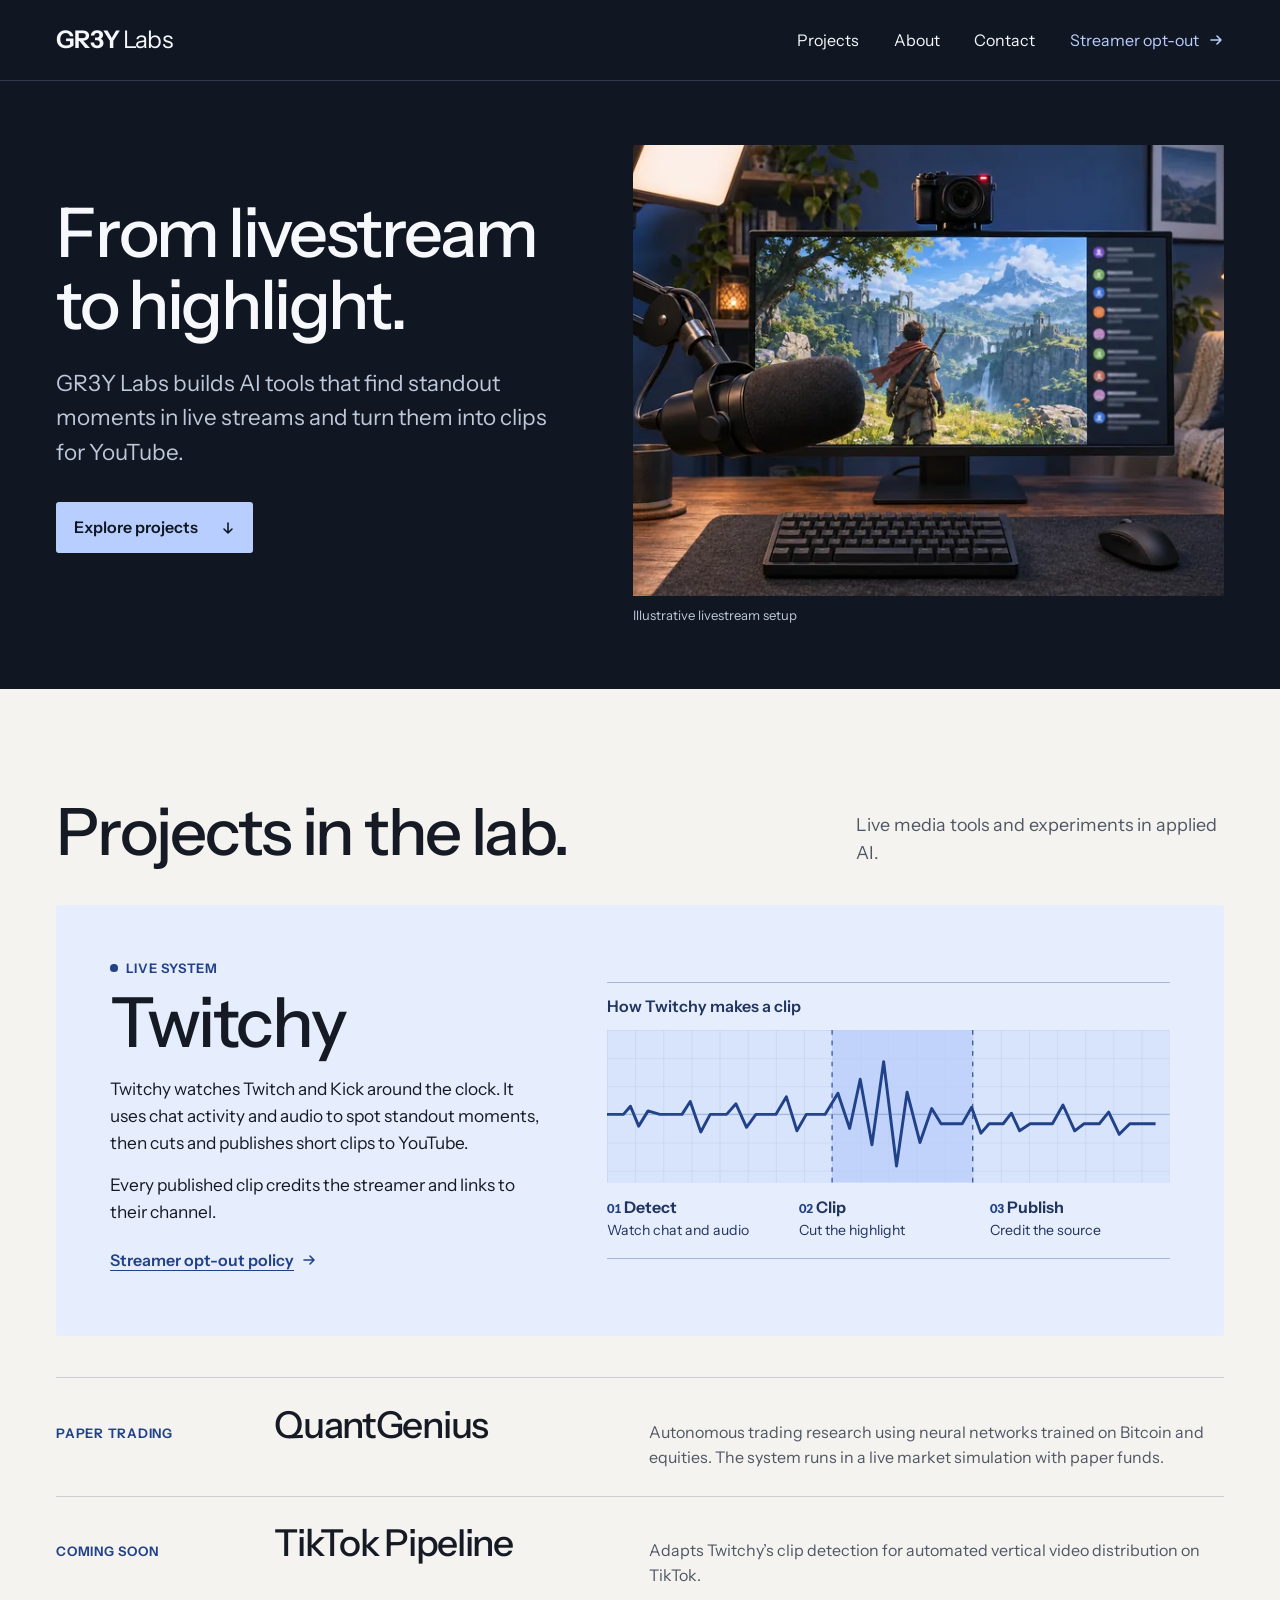
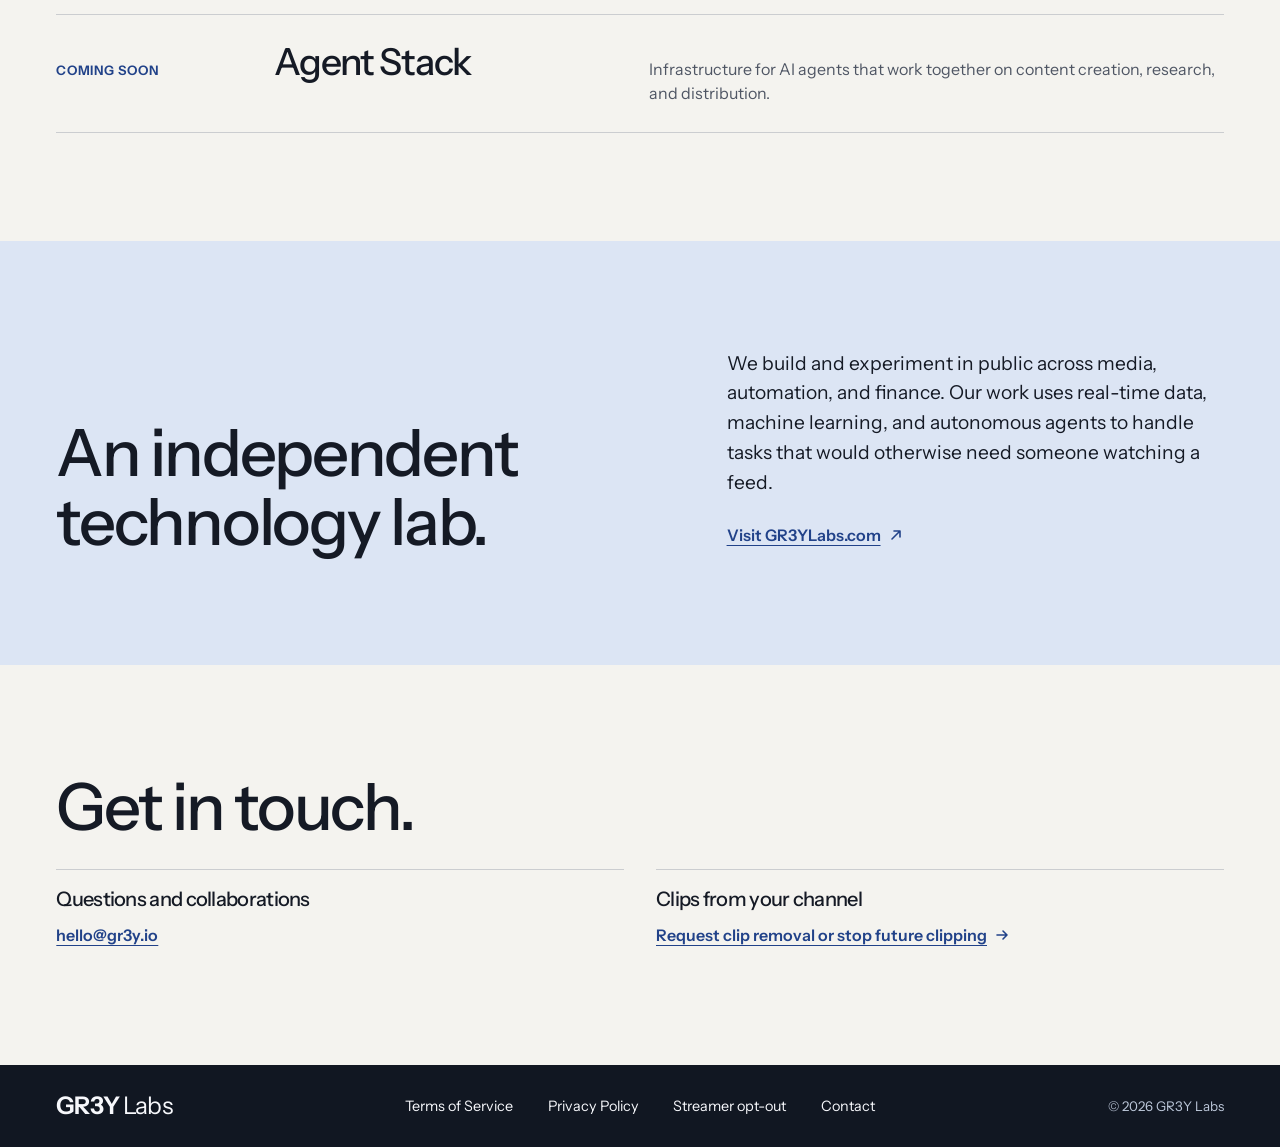
<file: index.html>
<!doctype html>
<html lang="en">
<head>
  <meta charset="utf-8">
  <meta name="viewport" content="width=device-width, initial-scale=1">
  <meta name="description" content="GR3Y Labs builds tools for livestream capture, short-form distribution, and applied AI research.">
  <title>GR3Y Labs | Live media and applied AI</title>
  <link rel="icon" href="assets/favicon.png">
  <link rel="preload" href="assets/instrument-sans.ttf" as="font" type="font/ttf" crossorigin>
  <link rel="stylesheet" href="styles.css">
</head>
<body>
  <a class="skip" href="#main">Skip to content</a>
  <header class="site-header">
    <div class="wrap header-inner">
      <a class="wordmark" href="./" aria-label="GR3Y Labs home"><strong>GR3Y</strong> Labs</a>
      <nav class="main-nav" aria-label="Primary">
        <a href="#projects">Projects</a>
        <a href="#about">About</a>
        <a href="#contact">Contact</a>
        <a class="optout-link" href="optout.html">Streamer opt-out <svg class="arrow" viewBox="0 0 16 16" aria-hidden="true"><path d="M3 8h10m-4-4 4 4-4 4"/></svg></a>
      </nav>
    </div>
  </header>

  <main id="main" tabindex="-1">
    <section class="hero" aria-labelledby="hero-title">
      <div class="wrap hero-layout">
        <div class="hero-copy">
          <h1 id="hero-title">From livestream<br> to highlight.</h1>
          <p>GR3Y Labs builds AI tools that find standout moments in live streams and turn them into clips for YouTube.</p>
          <a class="button button-blue" href="#projects">Explore projects <svg class="arrow" viewBox="0 0 16 16" aria-hidden="true"><path d="M8 3v10m-4-4 4 4 4-4"/></svg></a>
        </div>
        <figure class="hero-scene">
          <img src="assets/streamer-desk.webp" srcset="assets/streamer-desk-720.webp 720w, assets/streamer-desk.webp 1440w" sizes="(max-width: 760px) 92vw, (max-width: 1310px) 52vw, 675px" width="1440" height="960" fetchpriority="high" alt="View from a livestreamer's desk with a boom microphone, a camera, and a monitor showing gameplay and chat">
          <figcaption>Illustrative livestream setup</figcaption>
        </figure>
      </div>
    </section>

    <section class="wrap projects" id="projects" aria-labelledby="projects-title">
      <div class="section-heading">
        <h2 id="projects-title">Projects in the lab.</h2>
        <p>Live media tools and experiments in applied AI.</p>
      </div>

      <article class="featured" id="twitchy" aria-labelledby="twitchy-title">
        <div class="featured-copy">
          <p class="status status-live">Live system</p>
          <h3 id="twitchy-title">Twitchy</h3>
          <p>Twitchy watches Twitch and Kick around the clock. It uses chat activity and audio to spot standout moments, then cuts and publishes short clips to YouTube.</p>
          <p>Every published clip credits the streamer and links to their channel.</p>
          <a class="text-link" href="optout.html">Streamer opt-out policy <svg class="arrow" viewBox="0 0 16 16" aria-hidden="true"><path d="M3 8h10m-4-4 4 4-4 4"/></svg></a>
        </div>

        <figure class="workflow">
          <figcaption>How Twitchy makes a clip</figcaption>
          <svg class="signal" viewBox="0 0 480 130" aria-hidden="true" focusable="false">
            <defs>
              <pattern id="grid" width="24" height="24" patternUnits="userSpaceOnUse">
                <path d="M24 0H0V24" fill="none" stroke="#c2cfeb" stroke-width="1"/>
              </pattern>
            </defs>
            <rect width="480" height="130" fill="url(#grid)"/>
            <rect x="192" width="120" height="130" fill="#b8ccfa" fill-opacity=".7"/>
            <path d="M192 0v130m120-130v130" stroke="#2a4c97" stroke-dasharray="4 5"/>
            <path d="M0 72h14l6-7 7 17 8-13 10 3h19l7-11 9 26 8-15h14l8-9 9 20 8-11h17l9-15 9 29 8-14h16l11-18 10 30 9-42 10 56 10-71 11 89 9-63 11 43 10-29 8 13h18l8-14 8 22 7-8h12l7-9 7 15 9-6h19l9-16 10 22 8-6h13l8-10 9 19 9-9h22" fill="none" stroke="#214289" stroke-width="2.5" stroke-linejoin="round"/>
            <path d="M0 72h480" stroke="#34528f" stroke-opacity=".28"/>
          </svg>
          <ol role="list">
            <li><strong><span class="step" aria-hidden="true">01</span>Detect</strong><span>Watch chat and audio</span></li>
            <li><strong><span class="step" aria-hidden="true">02</span>Clip</strong><span>Cut the highlight</span></li>
            <li><strong><span class="step" aria-hidden="true">03</span>Publish</strong><span>Credit the source</span></li>
          </ol>
        </figure>
      </article>

      <div class="project-index">
        <article class="project-row">
          <p class="status">Paper trading</p>
          <h3>QuantGenius</h3>
          <p>Autonomous trading research using neural networks trained on Bitcoin and equities. The system runs in a live market simulation with paper funds.</p>
        </article>
        <article class="project-row">
          <p class="status">Coming soon</p>
          <h3>TikTok Pipeline</h3>
          <p>Adapts Twitchy’s clip detection for automated vertical video distribution on TikTok.</p>
        </article>
        <article class="project-row">
          <p class="status">Coming soon</p>
          <h3>Agent Stack</h3>
          <p>Infrastructure for AI agents that work together on content creation, research, and distribution.</p>
        </article>
      </div>
    </section>

    <section class="about" id="about" aria-labelledby="about-title">
      <div class="wrap about-layout">
        <h2 id="about-title">An independent<br> technology lab.</h2>
        <div>
          <p>We build and experiment in public across media, automation, and finance. Our work uses real-time data, machine learning, and autonomous agents to handle tasks that would otherwise need someone watching a feed.</p>
          <a class="text-link" href="https://gr3ylabs.com/">Visit GR3YLabs.com <svg class="arrow" viewBox="0 0 16 16" aria-hidden="true"><path d="m4 12 8-8M6 4h6v6"/></svg></a>
        </div>
      </div>
    </section>

    <section class="wrap contact" id="contact" aria-labelledby="contact-title">
      <h2 id="contact-title">Get in touch.</h2>
      <div class="contact-layout">
        <div>
          <h3>Questions and collaborations</h3>
          <a class="text-link" href="mailto:hello@gr3y.io">hello@gr3y.io</a>
        </div>
        <div>
          <h3>Clips from your channel</h3>
          <a class="text-link" href="optout.html">Request clip removal or stop future clipping <svg class="arrow" viewBox="0 0 16 16" aria-hidden="true"><path d="M3 8h10m-4-4 4 4-4 4"/></svg></a>
        </div>
      </div>
    </section>
  </main>

  <footer class="site-footer">
    <div class="wrap footer-inner">
      <a class="wordmark" href="./" aria-label="GR3Y Labs home"><strong>GR3Y</strong> Labs</a>
      <nav aria-label="Footer">
        <a href="terms.html">Terms of Service</a>
        <a href="privacy.html">Privacy Policy</a>
        <a href="optout.html">Streamer opt-out</a>
        <a href="mailto:hello@gr3y.io">Contact</a>
      </nav>
      <small>© 2026 GR3Y Labs</small>
    </div>
  </footer>
</body>
</html>
</file>
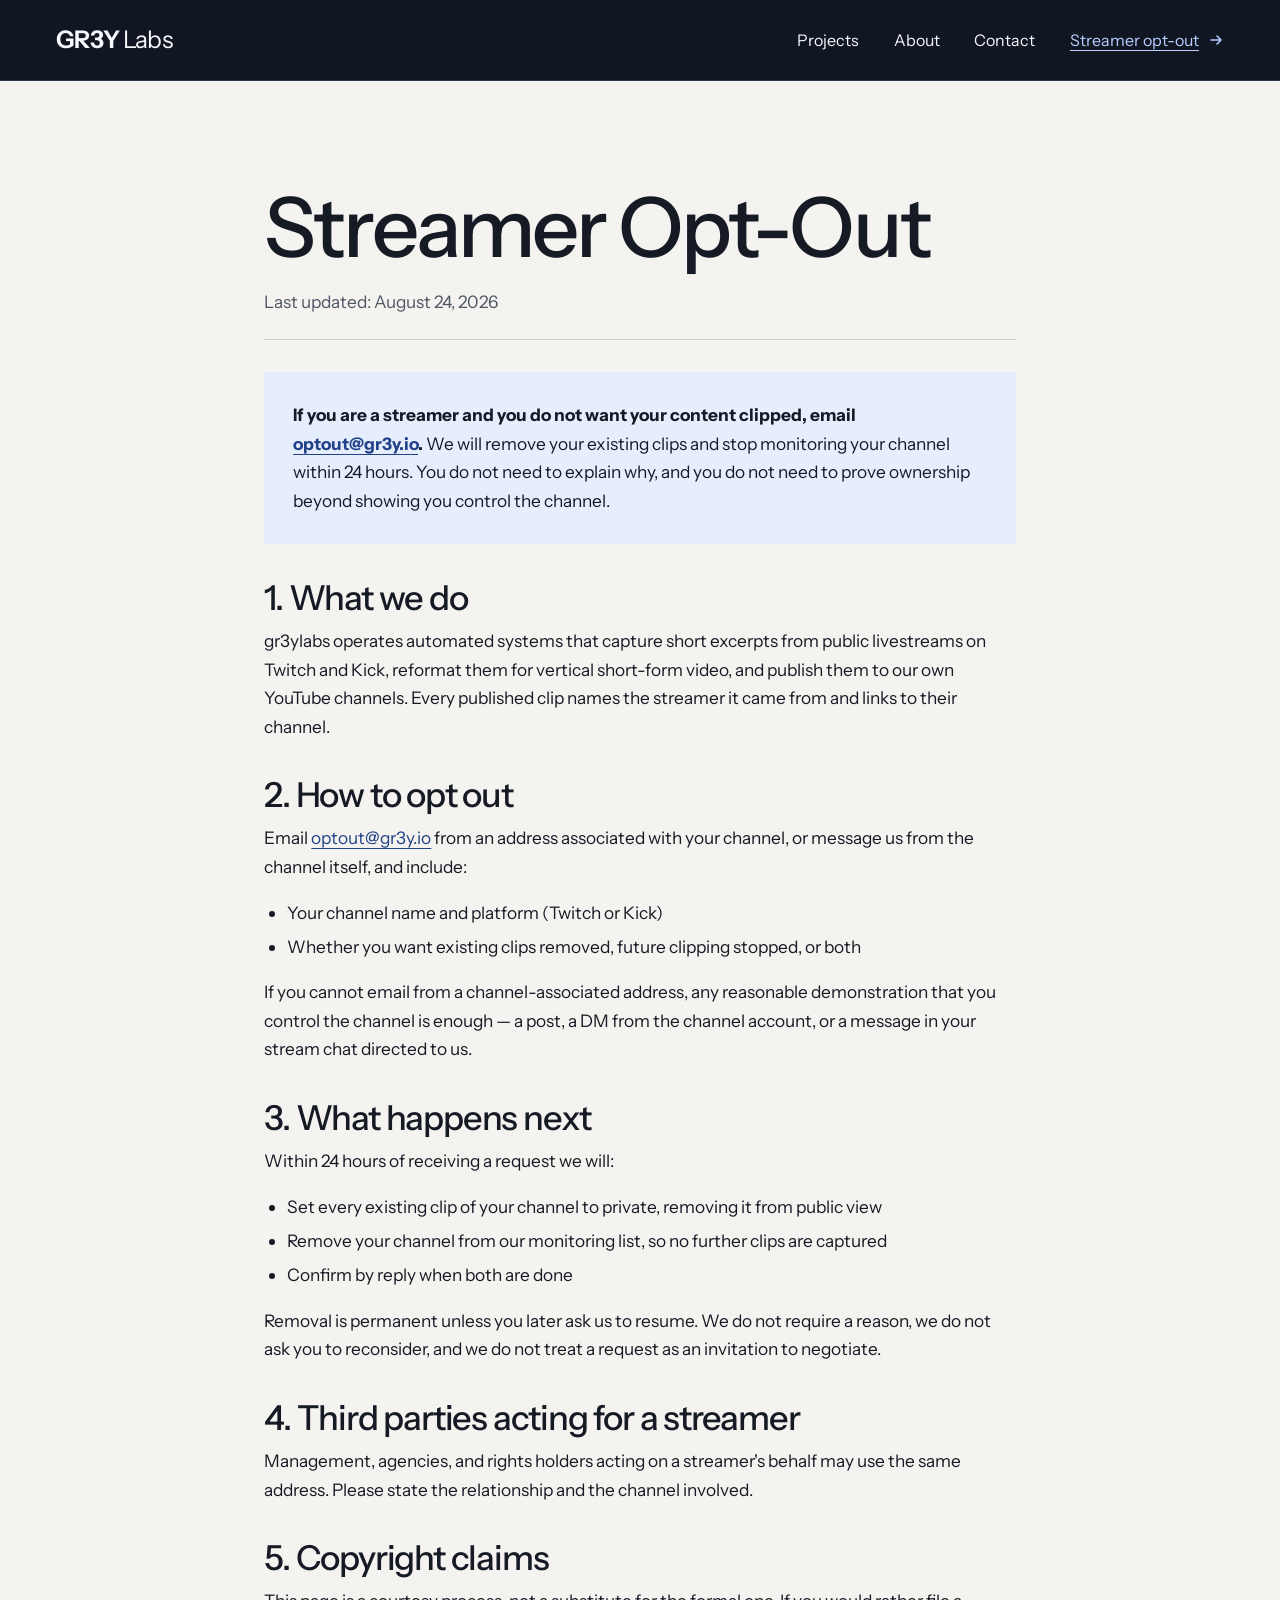
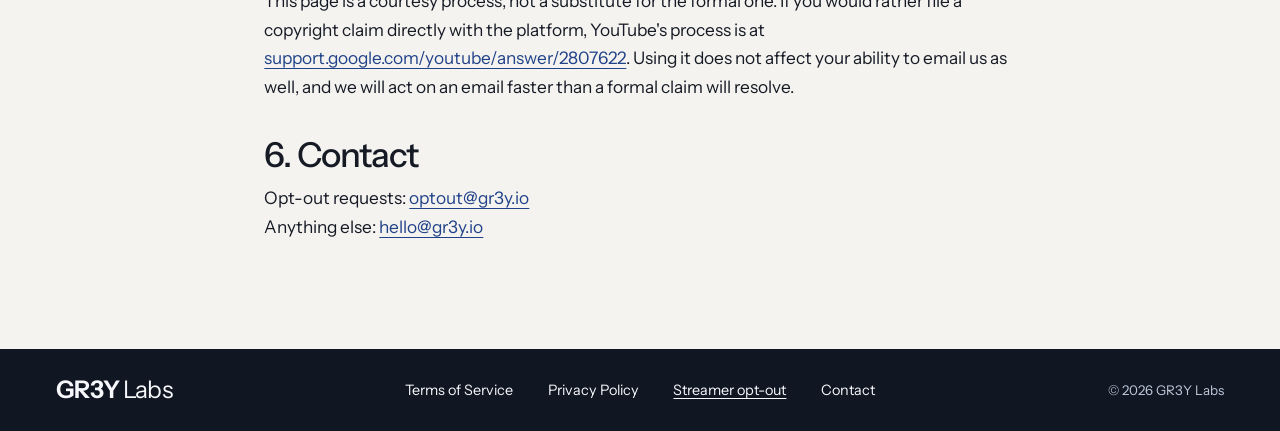
<file: optout.html>
<!doctype html>
<html lang="en">
<head>
  <meta charset="utf-8">
  <meta name="viewport" content="width=device-width, initial-scale=1">
  <title>Streamer Opt-Out | GR3Y Labs</title>
  <meta name="description" content="Streamers: request removal of your clips from gr3ylabs channels. We remove within 24 hours and stop monitoring the channel.">
  <link rel="icon" href="assets/favicon.png">
  <link rel="stylesheet" href="styles.css">
</head>
<body>
  <a class="skip" href="#main">Skip to content</a>
  <header class="site-header">
    <div class="wrap header-inner">
      <a class="wordmark" href="./" aria-label="GR3Y Labs home"><strong>GR3Y</strong> Labs</a>
      <nav class="main-nav" aria-label="Primary">
        <a href="./#projects">Projects</a>
        <a href="./#about">About</a>
        <a href="./#contact">Contact</a>
        <a class="optout-link" href="optout.html" aria-current="page">Streamer opt-out <svg class="arrow" viewBox="0 0 16 16" aria-hidden="true"><path d="M3 8h10m-4-4 4 4-4 4"/></svg></a>
      </nav>
    </div>
  </header>
  <main id="main" class="legal-page optout" tabindex="-1">
    <h1>Streamer Opt-Out</h1>
    <span class="legal-date">Last updated: August 24, 2026</span>

    <p><strong>If you are a streamer and you do not want your content clipped, email <a href="mailto:optout@gr3y.io">optout@gr3y.io</a>.</strong> We will remove your existing clips and stop monitoring your channel within 24 hours. You do not need to explain why, and you do not need to prove ownership beyond showing you control the channel.</p>

    <h2>1. What we do</h2>
    <p>gr3ylabs operates automated systems that capture short excerpts from public livestreams on Twitch and Kick, reformat them for vertical short-form video, and publish them to our own YouTube channels. Every published clip names the streamer it came from and links to their channel.</p>

    <h2>2. How to opt out</h2>
    <p>Email <a href="mailto:optout@gr3y.io">optout@gr3y.io</a> from an address associated with your channel, or message us from the channel itself, and include:</p>
    <ul>
      <li>Your channel name and platform (Twitch or Kick)</li>
      <li>Whether you want existing clips removed, future clipping stopped, or both</li>
    </ul>
    <p>If you cannot email from a channel-associated address, any reasonable demonstration that you control the channel is enough — a post, a DM from the channel account, or a message in your stream chat directed to us.</p>

    <h2>3. What happens next</h2>
    <p>Within 24 hours of receiving a request we will:</p>
    <ul>
      <li>Set every existing clip of your channel to private, removing it from public view</li>
      <li>Remove your channel from our monitoring list, so no further clips are captured</li>
      <li>Confirm by reply when both are done</li>
    </ul>
    <p>Removal is permanent unless you later ask us to resume. We do not require a reason, we do not ask you to reconsider, and we do not treat a request as an invitation to negotiate.</p>

    <h2>4. Third parties acting for a streamer</h2>
    <p>Management, agencies, and rights holders acting on a streamer's behalf may use the same address. Please state the relationship and the channel involved.</p>

    <h2>5. Copyright claims</h2>
    <p>This page is a courtesy process, not a substitute for the formal one. If you would rather file a copyright claim directly with the platform, YouTube's process is at <a href="https://support.google.com/youtube/answer/2807622" rel="noopener" target="_blank">support.google.com/youtube/answer/2807622</a>. Using it does not affect your ability to email us as well, and we will act on an email faster than a formal claim will resolve.</p>

    <h2>6. Contact</h2>
    <p>Opt-out requests: <a href="mailto:optout@gr3y.io">optout@gr3y.io</a><br>
    Anything else: <a href="mailto:hello@gr3y.io">hello@gr3y.io</a></p>
  </main>
  <footer class="site-footer">
    <div class="wrap footer-inner">
      <a class="wordmark" href="./" aria-label="GR3Y Labs home"><strong>GR3Y</strong> Labs</a>
      <nav aria-label="Footer">
        <a href="terms.html">Terms of Service</a>
        <a href="privacy.html">Privacy Policy</a>
        <a href="optout.html" aria-current="page">Streamer opt-out</a>
        <a href="mailto:hello@gr3y.io">Contact</a>
      </nav>
      <small>© 2026 GR3Y Labs</small>
    </div>
  </footer>
</body>
</html>
</file>
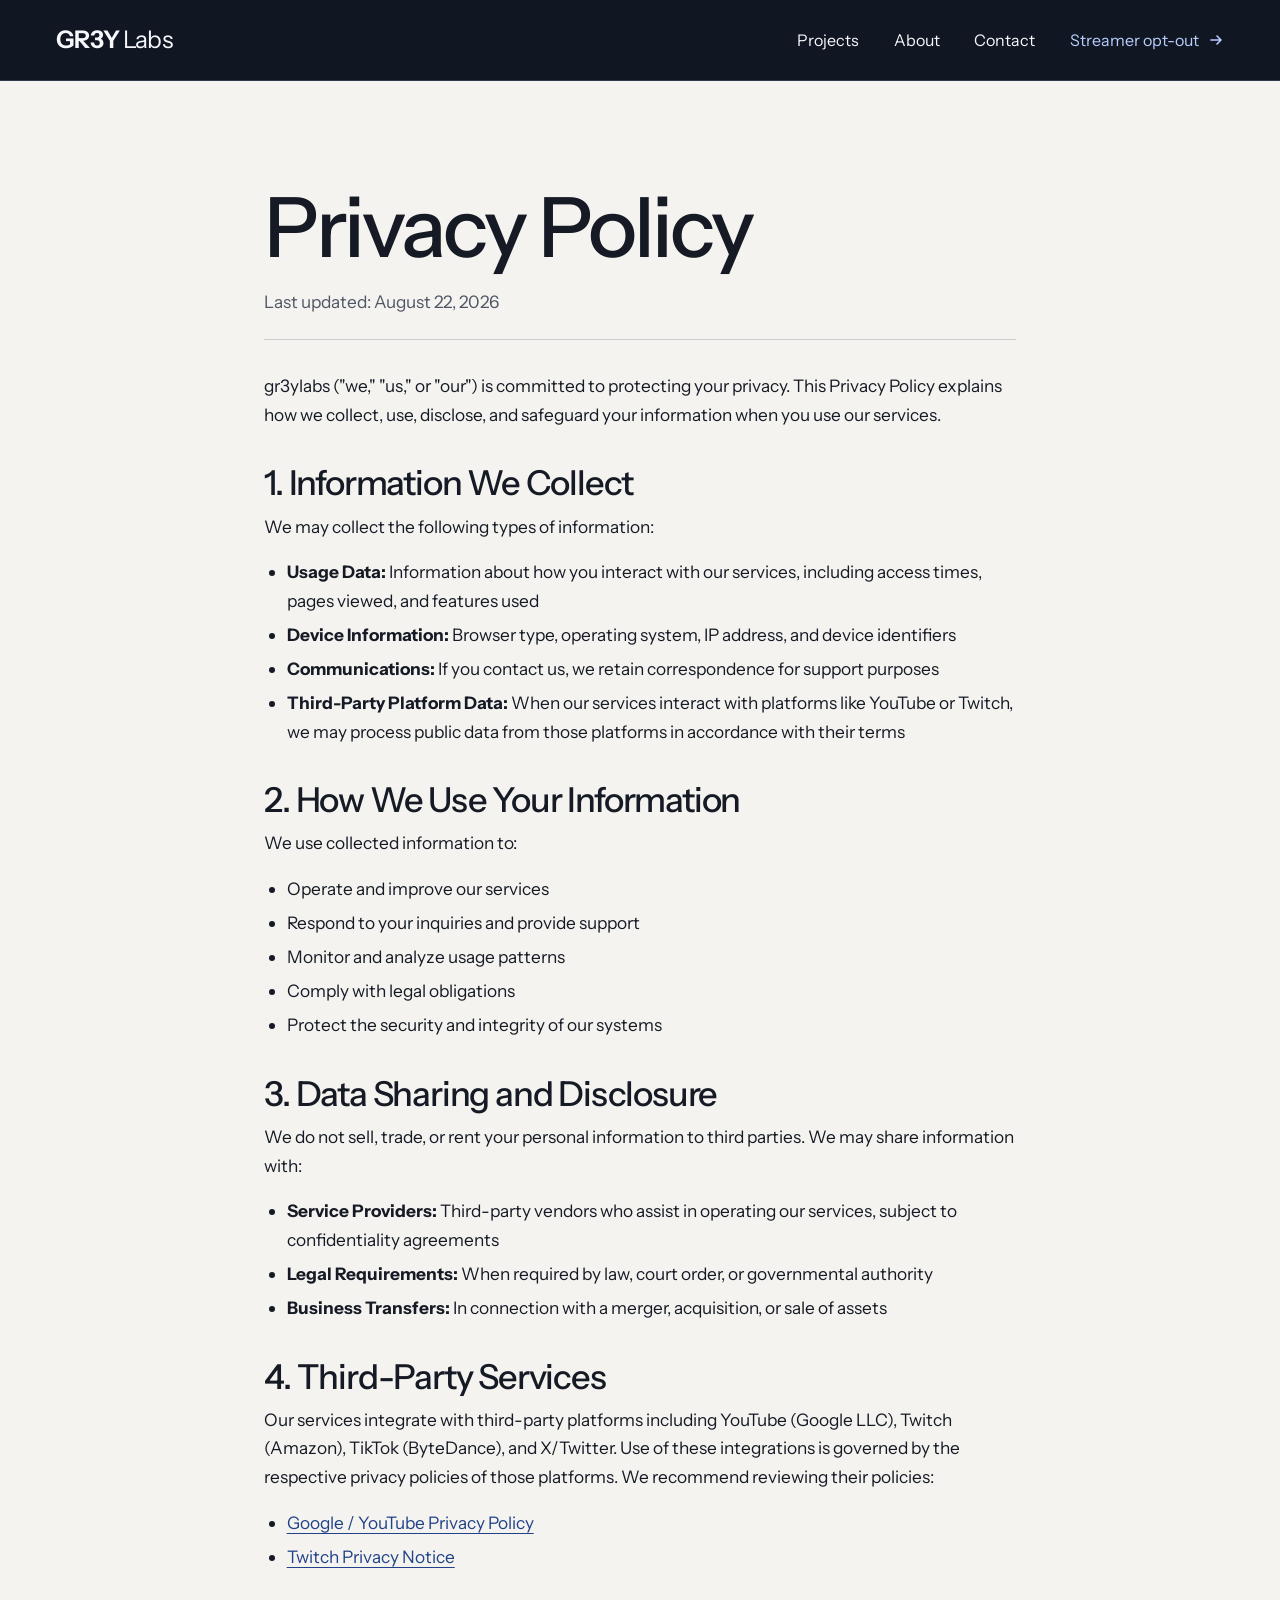
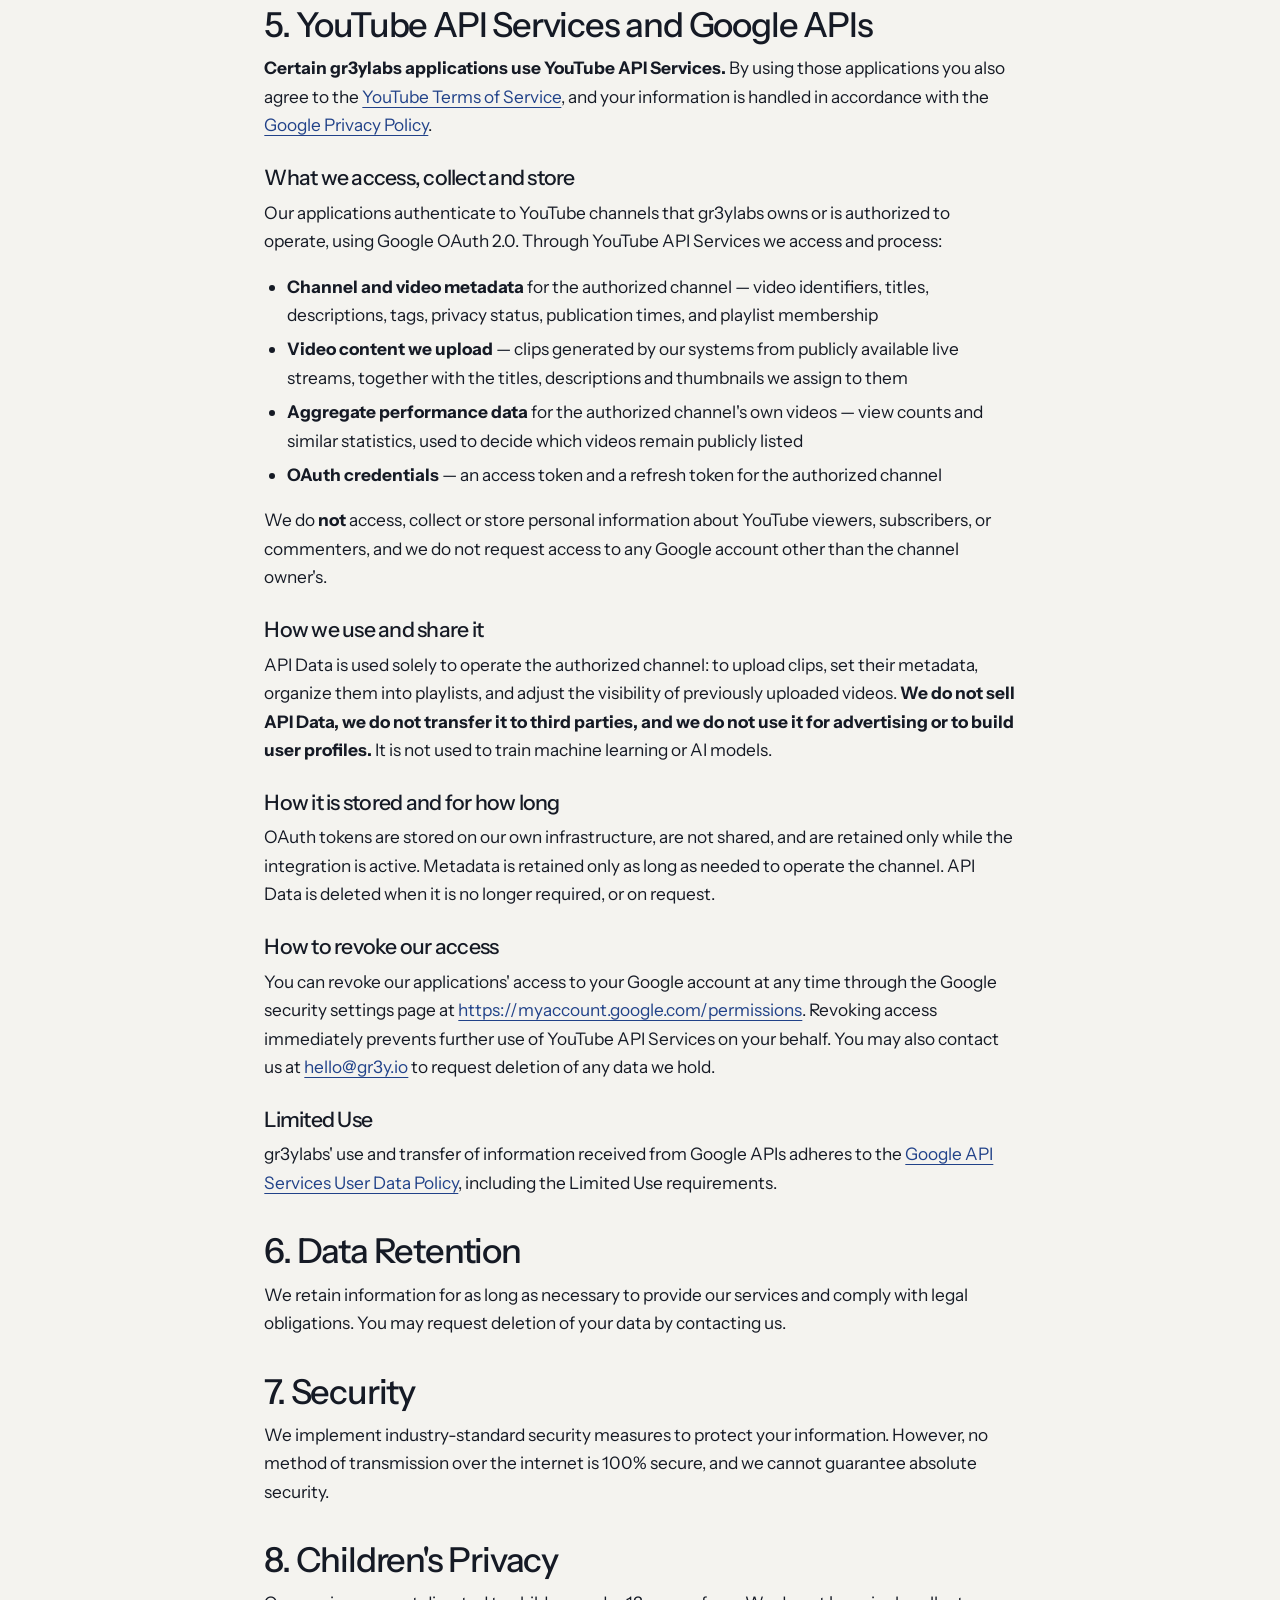
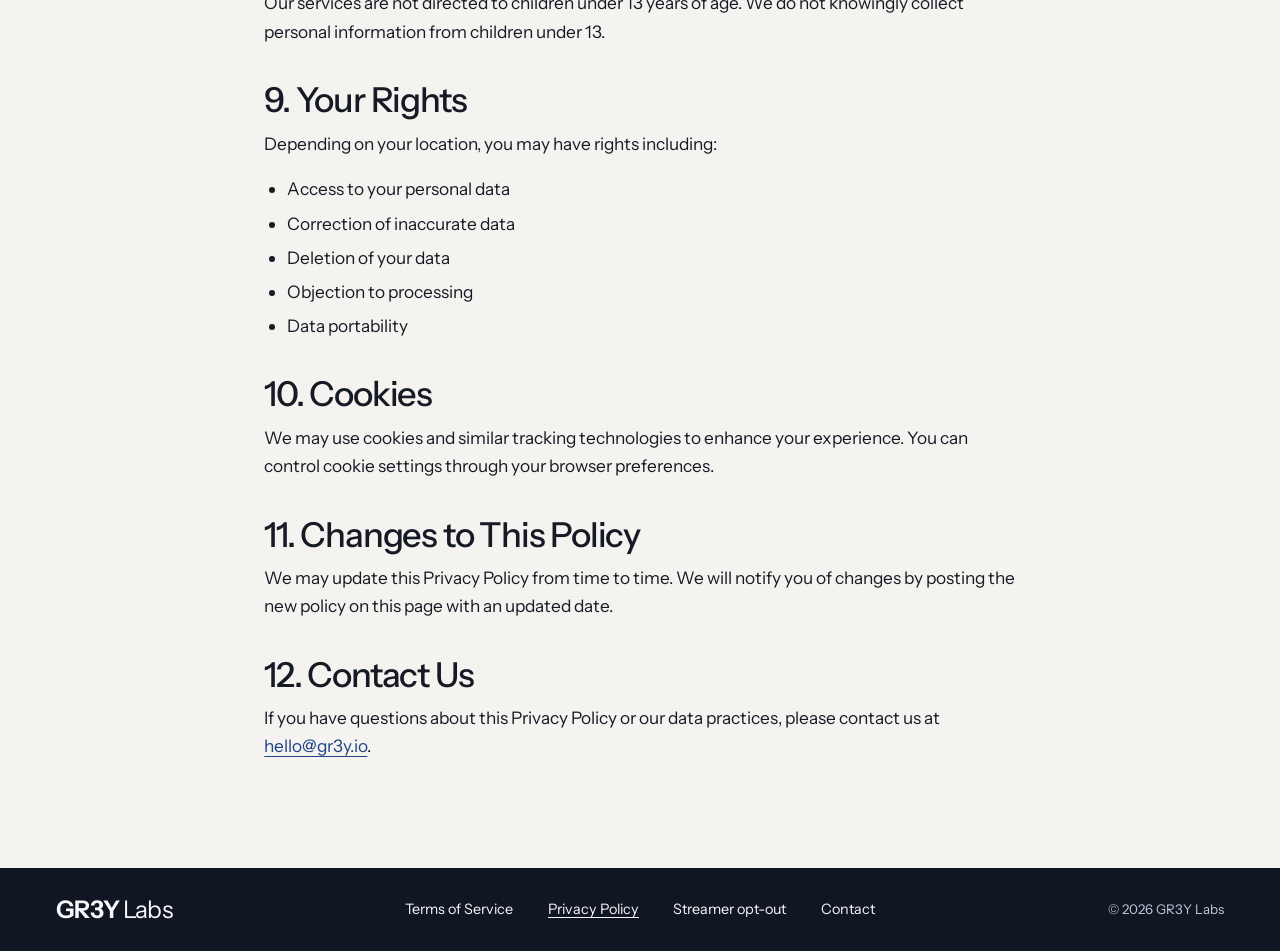
<file: privacy.html>
<!doctype html>
<html lang="en">
<head>
  <meta charset="utf-8">
  <meta name="viewport" content="width=device-width, initial-scale=1">
  <title>Privacy Policy | GR3Y Labs</title>
  <link rel="icon" href="assets/favicon.png">
  <link rel="stylesheet" href="styles.css">
</head>
<body>
  <a class="skip" href="#main">Skip to content</a>
  <header class="site-header">
    <div class="wrap header-inner">
      <a class="wordmark" href="./" aria-label="GR3Y Labs home"><strong>GR3Y</strong> Labs</a>
      <nav class="main-nav" aria-label="Primary">
        <a href="./#projects">Projects</a>
        <a href="./#about">About</a>
        <a href="./#contact">Contact</a>
        <a class="optout-link" href="optout.html">Streamer opt-out <svg class="arrow" viewBox="0 0 16 16" aria-hidden="true"><path d="M3 8h10m-4-4 4 4-4 4"/></svg></a>
      </nav>
    </div>
  </header>
  <main id="main" class="legal-page" tabindex="-1">
    <h1>Privacy Policy</h1>
    <span class="legal-date">Last updated: August 22, 2026</span>

    <p>gr3ylabs ("we," "us," or "our") is committed to protecting your privacy. This Privacy Policy explains how we collect, use, disclose, and safeguard your information when you use our services.</p>

    <h2>1. Information We Collect</h2>
    <p>We may collect the following types of information:</p>
    <ul>
      <li><strong>Usage Data:</strong> Information about how you interact with our services, including access times, pages viewed, and features used</li>
      <li><strong>Device Information:</strong> Browser type, operating system, IP address, and device identifiers</li>
      <li><strong>Communications:</strong> If you contact us, we retain correspondence for support purposes</li>
      <li><strong>Third-Party Platform Data:</strong> When our services interact with platforms like YouTube or Twitch, we may process public data from those platforms in accordance with their terms</li>
    </ul>

    <h2>2. How We Use Your Information</h2>
    <p>We use collected information to:</p>
    <ul>
      <li>Operate and improve our services</li>
      <li>Respond to your inquiries and provide support</li>
      <li>Monitor and analyze usage patterns</li>
      <li>Comply with legal obligations</li>
      <li>Protect the security and integrity of our systems</li>
    </ul>

    <h2>3. Data Sharing and Disclosure</h2>
    <p>We do not sell, trade, or rent your personal information to third parties. We may share information with:</p>
    <ul>
      <li><strong>Service Providers:</strong> Third-party vendors who assist in operating our services, subject to confidentiality agreements</li>
      <li><strong>Legal Requirements:</strong> When required by law, court order, or governmental authority</li>
      <li><strong>Business Transfers:</strong> In connection with a merger, acquisition, or sale of assets</li>
    </ul>

    <h2>4. Third-Party Services</h2>
    <p>Our services integrate with third-party platforms including YouTube (Google LLC), Twitch (Amazon), TikTok (ByteDance), and X/Twitter. Use of these integrations is governed by the respective privacy policies of those platforms. We recommend reviewing their policies:</p>
    <ul>
      <li><a href="https://policies.google.com/privacy" target="_blank">Google / YouTube Privacy Policy</a></li>
      <li><a href="https://www.twitch.tv/p/en/legal/privacy-notice/" target="_blank">Twitch Privacy Notice</a></li>
    </ul>

    <h2>5. YouTube API Services and Google APIs</h2>
    <p><strong>Certain gr3ylabs applications use YouTube API Services.</strong> By using those applications you also agree to the <a href="https://www.youtube.com/t/terms" target="_blank" rel="noopener">YouTube Terms of Service</a>, and your information is handled in accordance with the <a href="https://policies.google.com/privacy" target="_blank" rel="noopener">Google Privacy Policy</a>.</p>

    <h3>What we access, collect and store</h3>
    <p>Our applications authenticate to YouTube channels that gr3ylabs owns or is authorized to operate, using Google OAuth 2.0. Through YouTube API Services we access and process:</p>
    <ul>
      <li><strong>Channel and video metadata</strong> for the authorized channel — video identifiers, titles, descriptions, tags, privacy status, publication times, and playlist membership</li>
      <li><strong>Video content we upload</strong> — clips generated by our systems from publicly available live streams, together with the titles, descriptions and thumbnails we assign to them</li>
      <li><strong>Aggregate performance data</strong> for the authorized channel's own videos — view counts and similar statistics, used to decide which videos remain publicly listed</li>
      <li><strong>OAuth credentials</strong> — an access token and a refresh token for the authorized channel</li>
    </ul>
    <p>We do <strong>not</strong> access, collect or store personal information about YouTube viewers, subscribers, or commenters, and we do not request access to any Google account other than the channel owner's.</p>

    <h3>How we use and share it</h3>
    <p>API Data is used solely to operate the authorized channel: to upload clips, set their metadata, organize them into playlists, and adjust the visibility of previously uploaded videos. <strong>We do not sell API Data, we do not transfer it to third parties, and we do not use it for advertising or to build user profiles.</strong> It is not used to train machine learning or AI models.</p>

    <h3>How it is stored and for how long</h3>
    <p>OAuth tokens are stored on our own infrastructure, are not shared, and are retained only while the integration is active. Metadata is retained only as long as needed to operate the channel. API Data is deleted when it is no longer required, or on request.</p>

    <h3>How to revoke our access</h3>
    <p>You can revoke our applications' access to your Google account at any time through the Google security settings page at <a href="https://myaccount.google.com/permissions" target="_blank" rel="noopener">https://myaccount.google.com/permissions</a>. Revoking access immediately prevents further use of YouTube API Services on your behalf. You may also contact us at <a href="mailto:hello@gr3y.io">hello@gr3y.io</a> to request deletion of any data we hold.</p>

    <h3>Limited Use</h3>
    <p>gr3ylabs' use and transfer of information received from Google APIs adheres to the <a href="https://developers.google.com/terms/api-services-user-data-policy" target="_blank" rel="noopener">Google API Services User Data Policy</a>, including the Limited Use requirements.</p>

    <h2>6. Data Retention</h2>
    <p>We retain information for as long as necessary to provide our services and comply with legal obligations. You may request deletion of your data by contacting us.</p>

    <h2>7. Security</h2>
    <p>We implement industry-standard security measures to protect your information. However, no method of transmission over the internet is 100% secure, and we cannot guarantee absolute security.</p>

    <h2>8. Children's Privacy</h2>
    <p>Our services are not directed to children under 13 years of age. We do not knowingly collect personal information from children under 13.</p>

    <h2>9. Your Rights</h2>
    <p>Depending on your location, you may have rights including:</p>
    <ul>
      <li>Access to your personal data</li>
      <li>Correction of inaccurate data</li>
      <li>Deletion of your data</li>
      <li>Objection to processing</li>
      <li>Data portability</li>
    </ul>

    <h2>10. Cookies</h2>
    <p>We may use cookies and similar tracking technologies to enhance your experience. You can control cookie settings through your browser preferences.</p>

    <h2>11. Changes to This Policy</h2>
    <p>We may update this Privacy Policy from time to time. We will notify you of changes by posting the new policy on this page with an updated date.</p>

    <h2>12. Contact Us</h2>
    <p>If you have questions about this Privacy Policy or our data practices, please contact us at <a href="mailto:hello@gr3y.io">hello@gr3y.io</a>.</p>
  </main>
  <footer class="site-footer">
    <div class="wrap footer-inner">
      <a class="wordmark" href="./" aria-label="GR3Y Labs home"><strong>GR3Y</strong> Labs</a>
      <nav aria-label="Footer">
        <a href="terms.html">Terms of Service</a>
        <a href="privacy.html" aria-current="page">Privacy Policy</a>
        <a href="optout.html">Streamer opt-out</a>
        <a href="mailto:hello@gr3y.io">Contact</a>
      </nav>
      <small>© 2026 GR3Y Labs</small>
    </div>
  </footer>
</body>
</html>
</file>
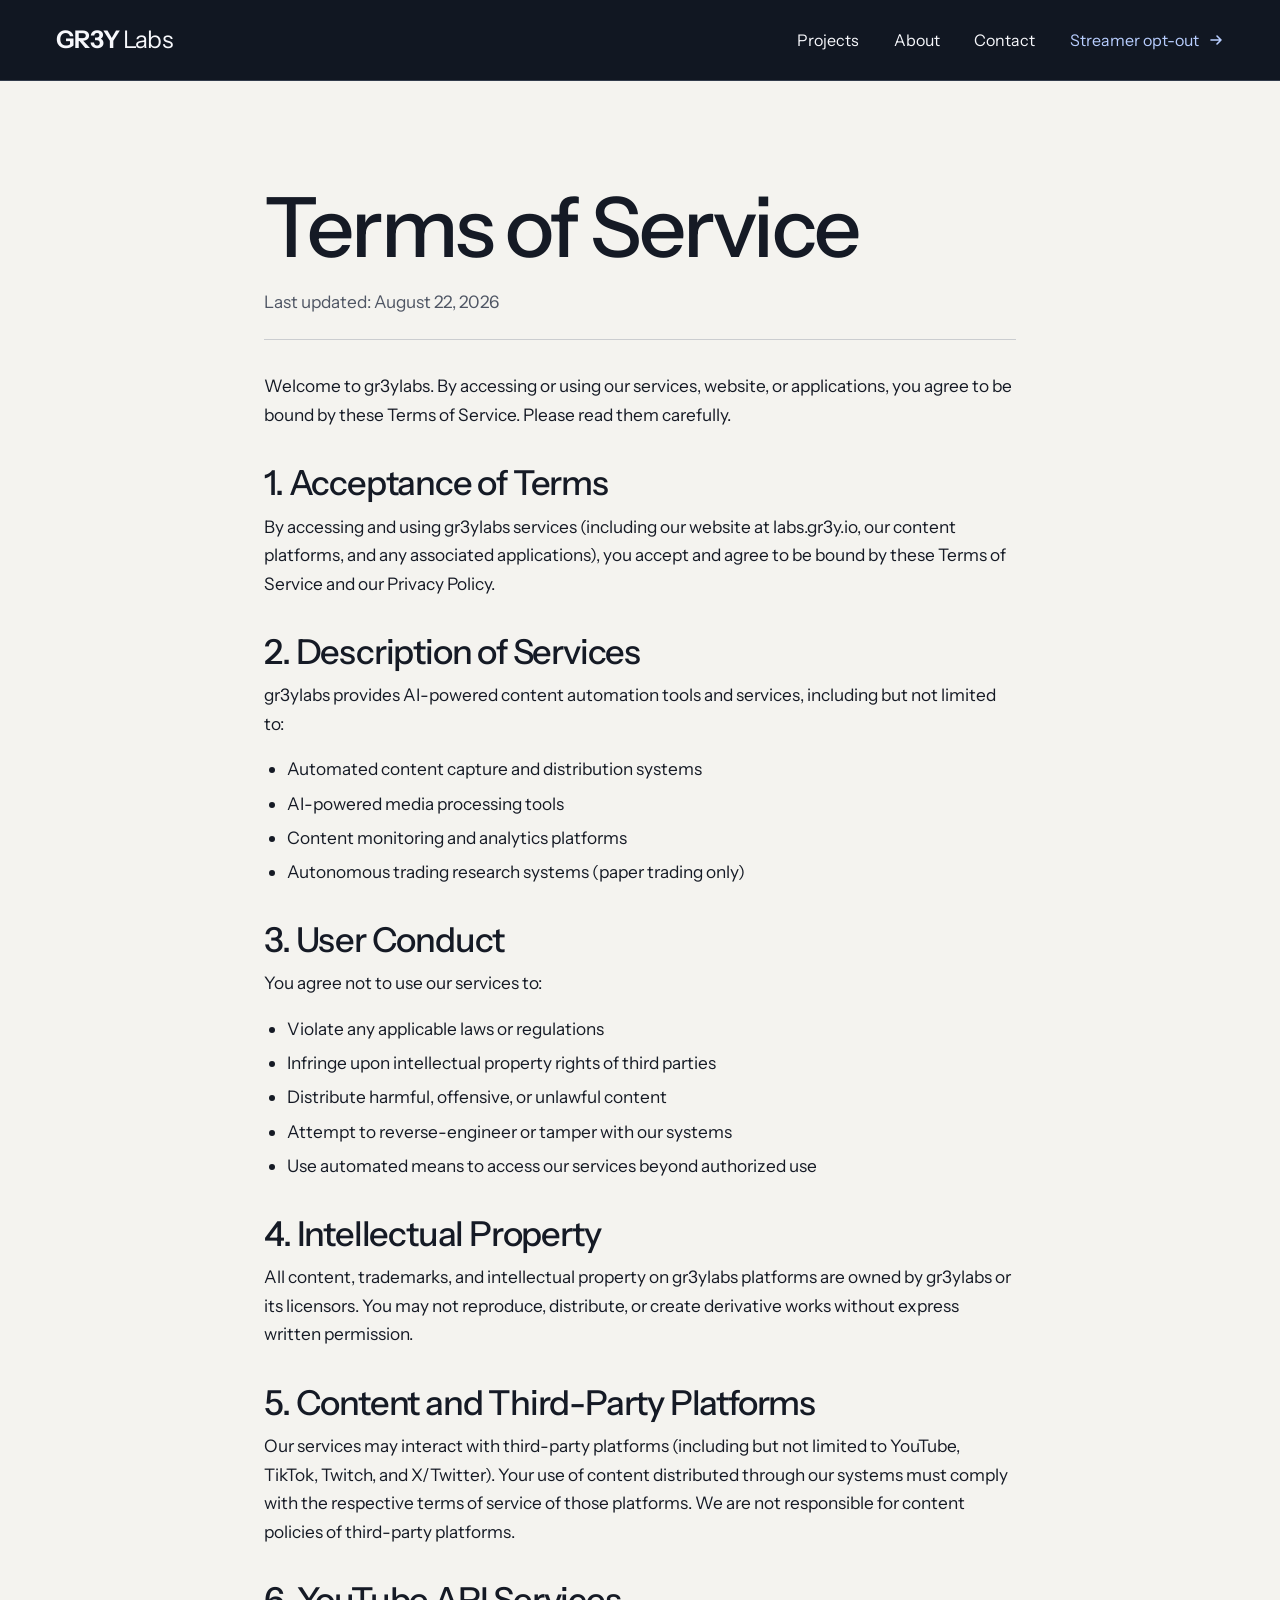
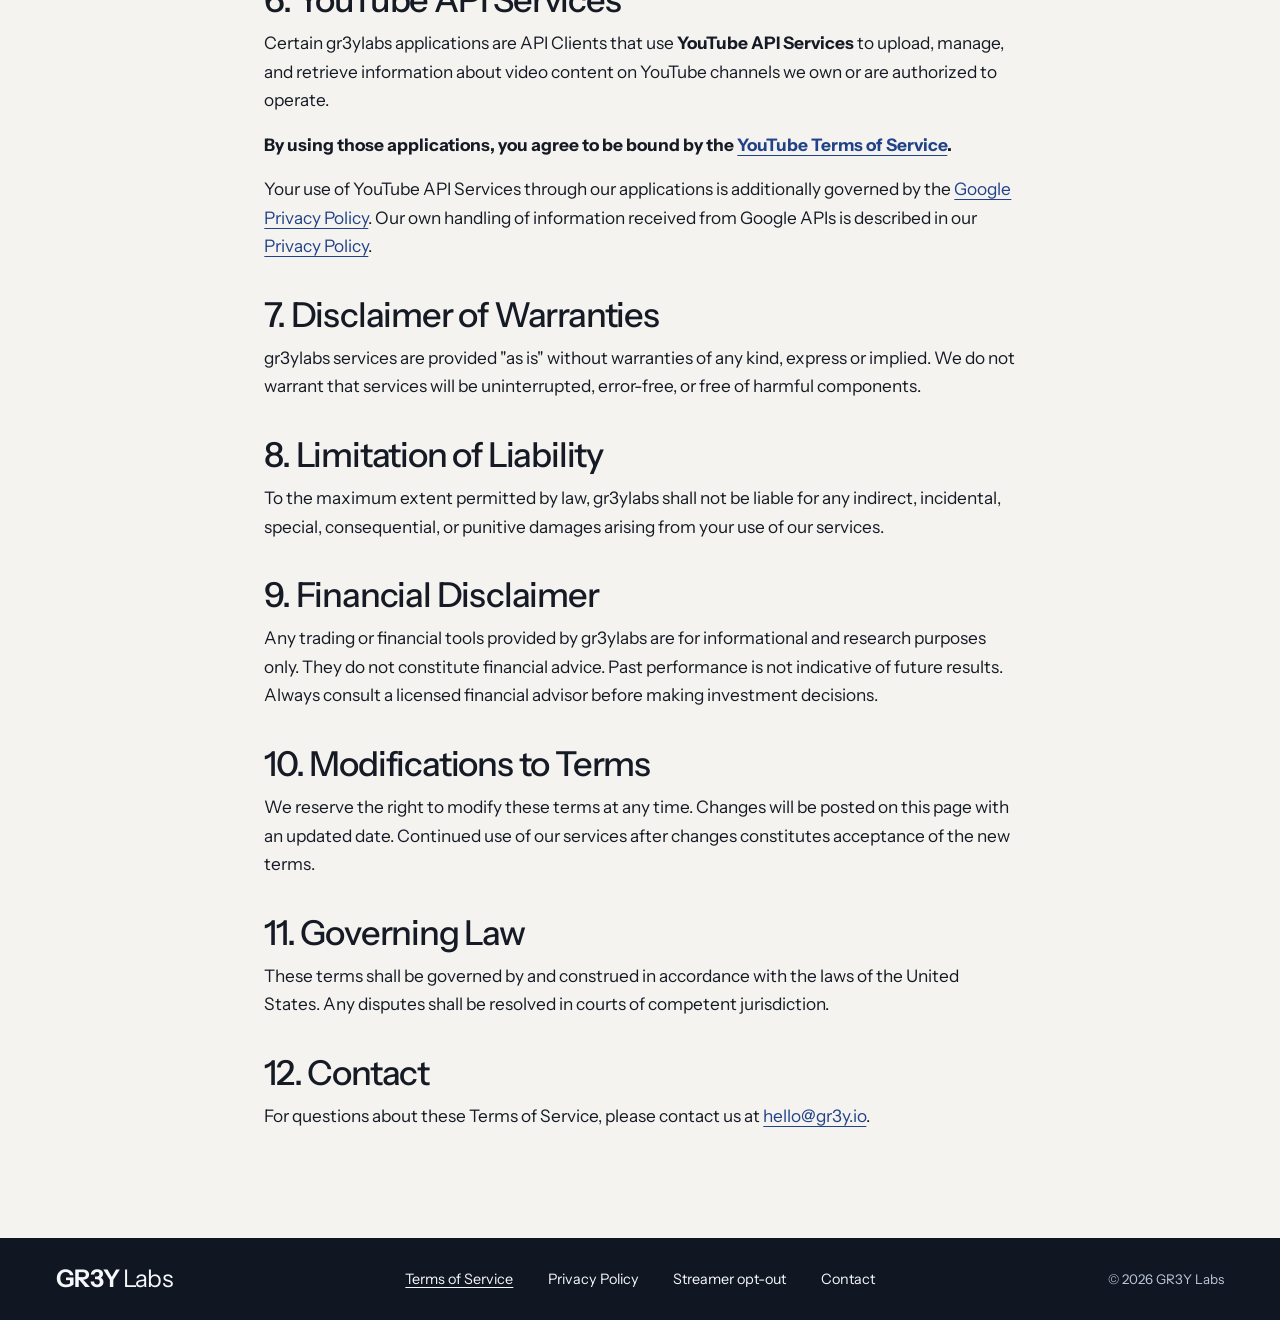
<file: terms.html>
<!doctype html>
<html lang="en">
<head>
  <meta charset="utf-8">
  <meta name="viewport" content="width=device-width, initial-scale=1">
  <title>Terms of Service | GR3Y Labs</title>
  <link rel="icon" href="assets/favicon.png">
  <link rel="stylesheet" href="styles.css">
</head>
<body>
  <a class="skip" href="#main">Skip to content</a>
  <header class="site-header">
    <div class="wrap header-inner">
      <a class="wordmark" href="./" aria-label="GR3Y Labs home"><strong>GR3Y</strong> Labs</a>
      <nav class="main-nav" aria-label="Primary">
        <a href="./#projects">Projects</a>
        <a href="./#about">About</a>
        <a href="./#contact">Contact</a>
        <a class="optout-link" href="optout.html">Streamer opt-out <svg class="arrow" viewBox="0 0 16 16" aria-hidden="true"><path d="M3 8h10m-4-4 4 4-4 4"/></svg></a>
      </nav>
    </div>
  </header>
  <main id="main" class="legal-page" tabindex="-1">
    <h1>Terms of Service</h1>
    <span class="legal-date">Last updated: August 22, 2026</span>

    <p>Welcome to gr3ylabs. By accessing or using our services, website, or applications, you agree to be bound by these Terms of Service. Please read them carefully.</p>

    <h2>1. Acceptance of Terms</h2>
    <p>By accessing and using gr3ylabs services (including our website at labs.gr3y.io, our content platforms, and any associated applications), you accept and agree to be bound by these Terms of Service and our Privacy Policy.</p>

    <h2>2. Description of Services</h2>
    <p>gr3ylabs provides AI-powered content automation tools and services, including but not limited to:</p>
    <ul>
      <li>Automated content capture and distribution systems</li>
      <li>AI-powered media processing tools</li>
      <li>Content monitoring and analytics platforms</li>
      <li>Autonomous trading research systems (paper trading only)</li>
    </ul>

    <h2>3. User Conduct</h2>
    <p>You agree not to use our services to:</p>
    <ul>
      <li>Violate any applicable laws or regulations</li>
      <li>Infringe upon intellectual property rights of third parties</li>
      <li>Distribute harmful, offensive, or unlawful content</li>
      <li>Attempt to reverse-engineer or tamper with our systems</li>
      <li>Use automated means to access our services beyond authorized use</li>
    </ul>

    <h2>4. Intellectual Property</h2>
    <p>All content, trademarks, and intellectual property on gr3ylabs platforms are owned by gr3ylabs or its licensors. You may not reproduce, distribute, or create derivative works without express written permission.</p>

    <h2>5. Content and Third-Party Platforms</h2>
    <p>Our services may interact with third-party platforms (including but not limited to YouTube, TikTok, Twitch, and X/Twitter). Your use of content distributed through our systems must comply with the respective terms of service of those platforms. We are not responsible for content policies of third-party platforms.</p>

    <h2>6. YouTube API Services</h2>
    <p>Certain gr3ylabs applications are API Clients that use <strong>YouTube API Services</strong> to upload, manage, and retrieve information about video content on YouTube channels we own or are authorized to operate.</p>
    <p><strong>By using those applications, you agree to be bound by the <a href="https://www.youtube.com/t/terms" target="_blank" rel="noopener">YouTube Terms of Service</a>.</strong></p>
    <p>Your use of YouTube API Services through our applications is additionally governed by the <a href="https://policies.google.com/privacy" target="_blank" rel="noopener">Google Privacy Policy</a>. Our own handling of information received from Google APIs is described in our <a href="privacy.html">Privacy Policy</a>.</p>

    <h2>7. Disclaimer of Warranties</h2>
    <p>gr3ylabs services are provided "as is" without warranties of any kind, express or implied. We do not warrant that services will be uninterrupted, error-free, or free of harmful components.</p>

    <h2>8. Limitation of Liability</h2>
    <p>To the maximum extent permitted by law, gr3ylabs shall not be liable for any indirect, incidental, special, consequential, or punitive damages arising from your use of our services.</p>

    <h2>9. Financial Disclaimer</h2>
    <p>Any trading or financial tools provided by gr3ylabs are for informational and research purposes only. They do not constitute financial advice. Past performance is not indicative of future results. Always consult a licensed financial advisor before making investment decisions.</p>

    <h2>10. Modifications to Terms</h2>
    <p>We reserve the right to modify these terms at any time. Changes will be posted on this page with an updated date. Continued use of our services after changes constitutes acceptance of the new terms.</p>

    <h2>11. Governing Law</h2>
    <p>These terms shall be governed by and construed in accordance with the laws of the United States. Any disputes shall be resolved in courts of competent jurisdiction.</p>

    <h2>12. Contact</h2>
    <p>For questions about these Terms of Service, please contact us at <a href="mailto:hello@gr3y.io">hello@gr3y.io</a>.</p>
  </main>
  <footer class="site-footer">
    <div class="wrap footer-inner">
      <a class="wordmark" href="./" aria-label="GR3Y Labs home"><strong>GR3Y</strong> Labs</a>
      <nav aria-label="Footer">
        <a href="terms.html" aria-current="page">Terms of Service</a>
        <a href="privacy.html">Privacy Policy</a>
        <a href="optout.html">Streamer opt-out</a>
        <a href="mailto:hello@gr3y.io">Contact</a>
      </nav>
      <small>© 2026 GR3Y Labs</small>
    </div>
  </footer>
</body>
</html>
</file>
<file: styles.css>
@font-face {
  font-family: "Instrument Sans";
  src: url("assets/instrument-sans.ttf") format("truetype");
  font-weight: 400 700;
  font-display: swap;
}

:root {
  color-scheme: light;
  --paper: #f4f3ef;
  --ink: #151a25;
  --muted: #4f5664;
  --rule: #cbcdd0;
  --night: #111722;
  --night-text: #f7f8fc;
  --night-muted: #bdc8da;
  --blue: #b8ceff;
  --blue-ink: #214289;
  --pad: clamp(1rem, 4.4vw, 4.25rem);
  --space: clamp(4rem, 8.4vw, 7.5rem);
}

*, *::before, *::after { box-sizing: border-box; }
body {
  margin: 0;
  background: var(--paper);
  color: var(--ink);
  font: 400 1rem/1.55 "Instrument Sans", Arial, sans-serif;
}
::selection { background: var(--blue); color: var(--night); }
a { color: inherit; text-underline-offset: .24em; }
a:hover { text-decoration-thickness: 2px; }
:focus-visible { outline: 2px solid currentColor; outline-offset: 4px; }
main:focus-visible { outline-offset: -2px; }
img { display: block; max-width: 100%; }
h1, h2, h3, p, figure { margin: 0; }
h1, h2, h3 { font-weight: 500; line-height: 1.07; letter-spacing: -.035em; }
h2 { font-size: clamp(2.5rem, 5.1vw, 4.6rem); }
p { overflow-wrap: break-word; }
section[id] { scroll-margin-top: 1.25rem; }
.wrap { width: min(100%, 90rem); margin-inline: auto; padding-inline: var(--pad); }
.skip {
  position: absolute;
  z-index: 2;
  inset: .5rem auto auto .5rem;
  transform: translateY(-150%);
  padding: .75rem 1rem;
  background: var(--blue);
  color: var(--night);
}
.skip:focus { transform: none; }

.site-header, .hero, .site-footer { background: var(--night); color: var(--night-text); }
.site-header { border-bottom: 1px solid #323b4b; }
.header-inner, .footer-inner {
  display: flex;
  align-items: center;
  justify-content: space-between;
  gap: 1rem 2rem;
  min-height: 5rem;
}
.wordmark { flex-shrink: 0; font-size: 1.52rem; letter-spacing: -.035em; text-decoration: none; }
.wordmark strong { font-weight: 650; }
.main-nav, .site-footer nav { display: flex; align-items: center; flex-wrap: wrap; gap: .15rem clamp(1rem, 2.7vw, 2.6rem); }
.main-nav a, .site-footer nav a { display: inline-flex; align-items: center; min-height: 44px; text-decoration: none; }
.main-nav a:hover, .site-footer nav a:hover,
.main-nav a[aria-current="page"], .site-footer nav a[aria-current="page"] { text-decoration: underline; }
.main-nav .optout-link { gap: .55rem; color: var(--blue); }
.arrow { flex: none; width: 1em; height: 1em; fill: none; stroke: currentColor; stroke-width: 1.6; stroke-linecap: round; stroke-linejoin: round; }

.hero-layout {
  display: grid;
  grid-template-columns: minmax(0, .94fr) minmax(0, 1.06fr);
  align-items: center;
  gap: clamp(1.5rem, 4.2vw, 4.5rem);
  padding-block: clamp(2rem, 5vw, 4.5rem);
}
.hero-copy { padding-bottom: 1.3rem; }
.hero h1 { font-size: clamp(3.5rem, 5.35vw, 5.35rem); line-height: 1.06; }
.hero p {
  max-width: 32rem;
  margin-block: 1.5rem 2rem;
  color: var(--night-muted);
  font-size: clamp(1.15rem, 1.8vw, 1.4rem);
}
.button {
  display: inline-flex;
  align-items: center;
  justify-content: space-between;
  gap: 1.35rem;
  min-height: 3.2rem;
  padding: .65rem 1.1rem;
  border-radius: 3px;
  font-weight: 600;
  text-decoration: none;
}
.button-blue { background: var(--blue); color: var(--night); }
.button-blue:hover { background: #d6e4ff; }
.button:focus-visible { outline-color: var(--night-text); }
.hero-scene { min-width: 0; }
.hero-scene img {
  width: 100%;
  height: auto;
  aspect-ratio: 1.31;
  object-fit: cover;
  object-position: center 53%;
  background: #1c293a;
}
.hero-scene figcaption { margin-top: .6rem; color: var(--night-muted); font-size: .82rem; }

.projects { padding-block: var(--space); }
.section-heading { display: flex; justify-content: space-between; align-items: end; flex-wrap: wrap; gap: 1rem 2rem; margin-bottom: 2.4rem; }
.section-heading p { max-width: 23rem; color: var(--muted); font-size: 1.12rem; }
.featured {
  display: grid;
  grid-template-columns: minmax(0, .87fr) minmax(0, 1.13fr);
  gap: clamp(1.5rem, 5vw, 5rem);
  align-items: center;
  padding: clamp(1.2rem, 4.2vw, 3.7rem);
  background: #e6edfc;
  border-radius: 3px;
}
.featured h3 { font-size: clamp(2.5rem, 5.4vw, 5rem); }
.featured-copy p:not(.status) { max-width: 36rem; margin-top: 1rem; font-size: 1.08rem; }
.status {
  color: var(--blue-ink);
  font-size: .82rem;
  font-weight: 650;
  line-height: 1.4;
  letter-spacing: .055em;
  text-transform: uppercase;
}
.status-live { display: flex; gap: .5rem; align-items: center; margin-bottom: .55rem; }
.status-live::before { content: ""; width: .48rem; height: .48rem; border-radius: 50%; background: currentColor; }
.text-link {
  display: inline-flex;
  align-items: center;
  gap: .45rem;
  min-height: 44px;
  color: var(--blue-ink);
  font-weight: 600;
}
.text-link span { flex: none; }
.featured .text-link { margin-top: .75rem; }
.workflow { min-width: 0; border-block: 1px solid #a5b6d7; color: #20345f; }
.workflow figcaption { padding-block: .7rem; font-weight: 600; }
.signal { display: block; width: 100%; height: auto; background: #d8e4fc; }
.workflow ol {
  display: grid;
  grid-template-columns: repeat(3, minmax(0, 1fr));
  gap: .7rem;
  padding: .8rem 0 1rem;
  margin: 0;
  list-style: none;
}
.workflow li strong { display: block; font-weight: 650; }
.workflow li .step { display: inline; margin-right: .25em; color: var(--blue-ink); font-size: .78em; font-variant-numeric: tabular-nums; }
.workflow li span { display: block; font-size: .88rem; }

.project-index { margin-top: 2.6rem; border-top: 1px solid var(--rule); }
.project-row {
  display: grid;
  grid-template-columns: minmax(7.5rem, .55fr) minmax(11rem, 1fr) minmax(0, 1.65fr);
  align-items: baseline;
  gap: .4rem 1.65rem;
  padding-block: 1.65rem;
  border-bottom: 1px solid var(--rule);
}
.project-row h3 { font-size: clamp(1.65rem, 2.9vw, 2.65rem); }
.project-row p:last-child { max-width: 41rem; color: var(--muted); }

.about { padding-block: var(--space); background: #dce5f4; }
.about-layout { display: grid; grid-template-columns: 1fr .82fr; align-items: end; gap: 1.5rem 4rem; }
.about p { max-width: 39rem; font-size: 1.2rem; }
.about .text-link { margin-top: 1rem; }
.contact { padding-block: var(--space); }
.contact-layout { display: grid; grid-template-columns: 1fr 1fr; gap: 1.25rem 2rem; margin-top: 1.7rem; }
.contact-layout > div { border-top: 1px solid var(--rule); padding-top: 1.15rem; min-width: 0; }
.contact h3 { font-size: 1.25rem; }
.contact .text-link { margin-top: .2rem; }
.footer-inner { padding-block: 1.2rem; }
.site-footer nav { font-size: .9rem; }
.site-footer small { color: var(--night-muted); white-space: nowrap; }

.legal-page {
  width: min(100%, 54rem);
  margin-inline: auto;
  padding: clamp(3rem, 8vw, 6.5rem) var(--pad) var(--space);
  font-size: 1.08rem;
  line-height: 1.65;
  overflow-wrap: anywhere;
}
.legal-page h1 { font-size: clamp(2.7rem, 7vw, 5.2rem); }
.legal-date { display: block; margin-block: 1rem 2rem; padding-bottom: 1.4rem; border-bottom: 1px solid var(--rule); color: var(--muted); }
.legal-page h2 { margin-block: 2.25rem .65rem; font-size: clamp(1.55rem, 3vw, 2.15rem); }
.legal-page h3 { margin-block: 1.65rem .6rem; font-size: 1.33rem; }
.legal-page p + p { margin-top: 1rem; }
.legal-page a { color: var(--blue-ink); }
.legal-page ul { padding-inline-start: 1.4rem; }
.legal-page li + li { margin-top: .35rem; }
.legal-page.optout .legal-date + p { background: #e6edfc; padding: clamp(1rem, 3vw, 1.8rem); }

@media (max-width: 960px) {
  .hero h1 { font-size: clamp(2.65rem, 5.45vw, 3.5rem); }
  .footer-inner { flex-wrap: wrap; }
}

@media (max-width: 760px) {
  .header-inner { align-items: flex-start; flex-direction: column; gap: 0; padding-block: .7rem .25rem; }
  .wordmark { display: inline-flex; align-items: center; gap: .21em; min-height: 44px; }
  .main-nav { gap: 0 1rem; font-size: .93rem; }
  .hero-layout, .featured, .about-layout { grid-template-columns: minmax(0, 1fr); }
  .hero-layout { gap: 1.7rem; }
  .hero-copy { padding-bottom: 0; }
  .hero h1 { font-size: clamp(2.9rem, 9.1vw, 4.9rem); }
  .hero p { margin-block: 1rem 1.45rem; }
  .hero-scene img { aspect-ratio: 1.46; }
  .section-heading { margin-bottom: 1.6rem; }
  .project-index { margin-top: 1.8rem; }
  .project-row { grid-template-columns: minmax(0, 1fr); }
  .contact-layout { grid-template-columns: minmax(0, 1fr); }
  .footer-inner { align-items: flex-start; flex-direction: column; gap: .35rem; }
}

@media (max-width: 370px) {
  .hero h1 { font-size: 2.65rem; }
  .main-nav { column-gap: .75rem; }
  .workflow li .step { display: none; }
}
</file>
